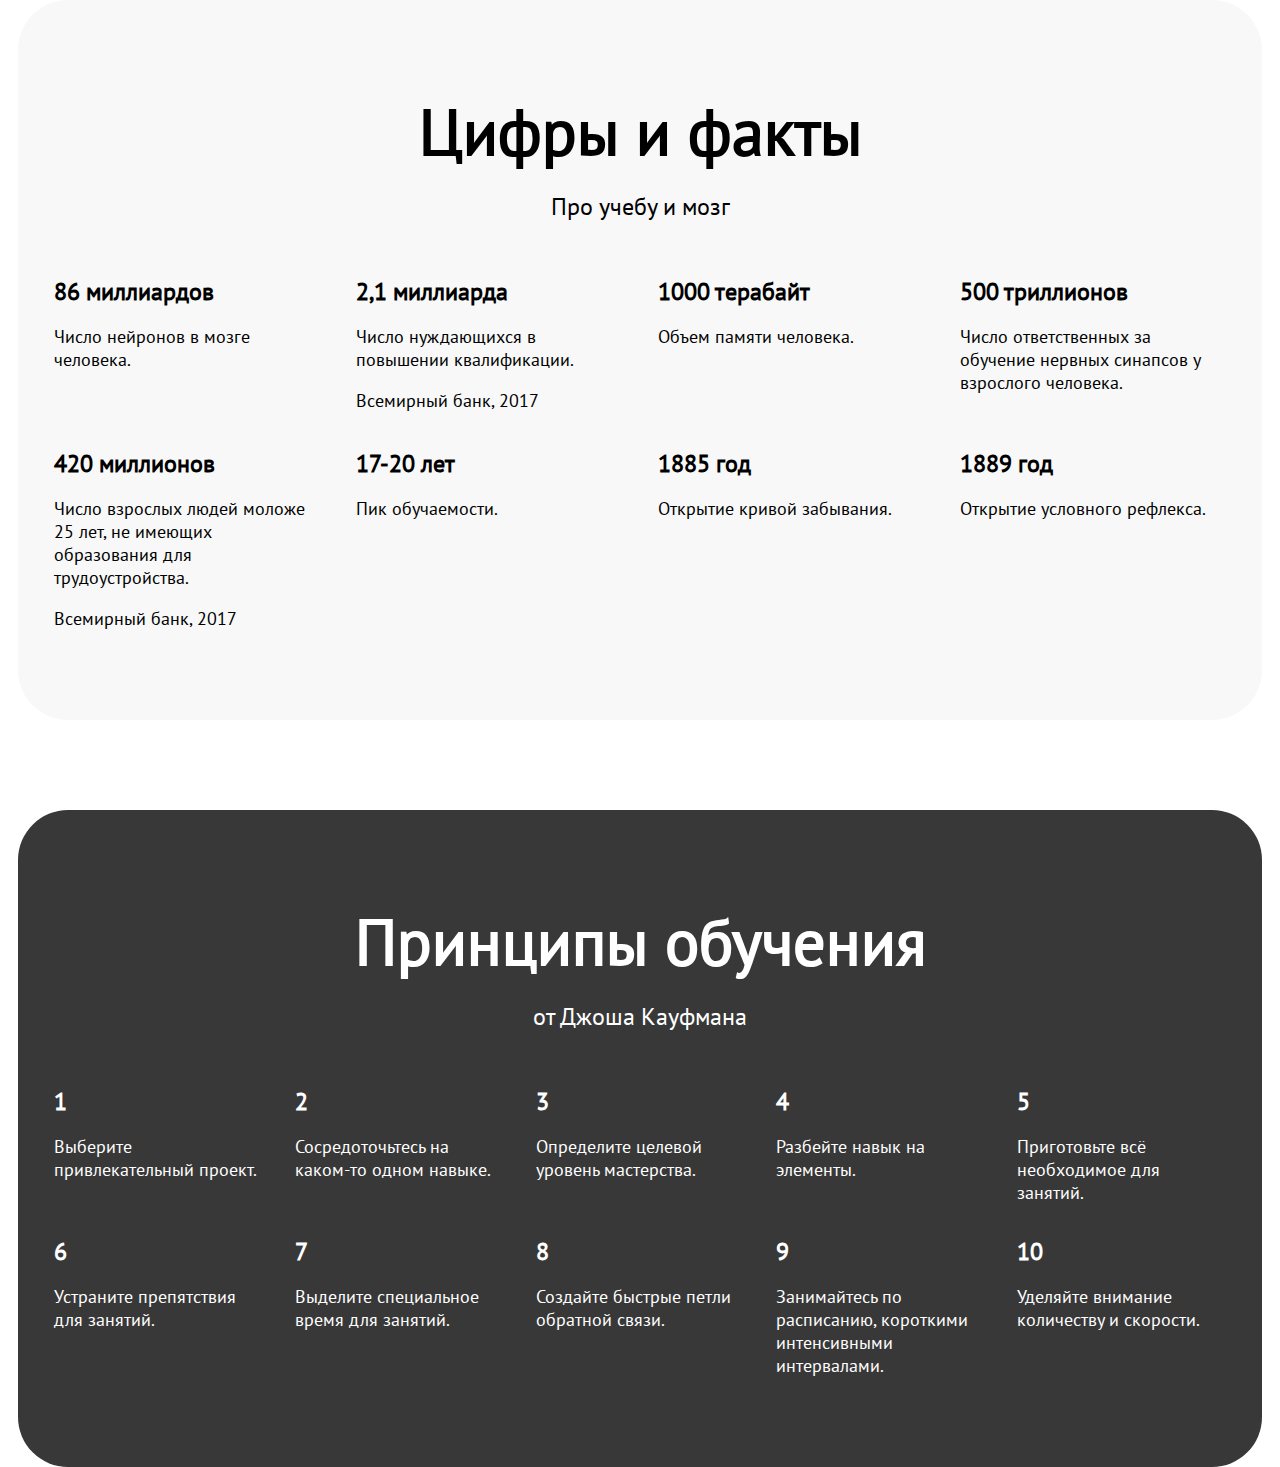
<file: 001/index.html>
<!DOCTYPE html>
<html lang="en">
<head>
    <meta charset="UTF-8">
    <meta name="viewport" content="width=device-width, initial-scale=1.0">
    <link rel="stylesheet" href="style.css">
    <title>Document</title>
</head>
<body>
    <div class="border_one">
        <div class="title">
            <h1>Цифры и факты</h1>
            <p class="sub">Про учебу и мозг</p>
        </div>
        <div class="block_wrapper">
            <div class="block">
                <h2>86 миллиардов</h2>
                <h3>Число нейронов в мозге человека.</h3>
            </div>
            <div class="block">
                <h2>2,1 миллиарда</h2>
                <h3>Число нуждающихся в повышении квалификации.</h3>
                <h3>Всемирный банк, 2017</h3>
            </div>
            <div class="block">
                <h2>1000 терабайт</h2>
                <h3>Объем памяти человека.</h3>
            </div>
            <div class="block">
                <h2>500 триллионов</h2>
                <h3>Число ответственных за обучение нервных синапсов у взрослого человека.</h3>
            </div>
            <div class="block">
                <h2>420 миллионов</h2>
                <h3>Число взрослых людей моложе 25 лет, не имеющих образования для трудоустройства.</h3>
                <h3>Всемирный банк, 2017</h3>
            </div>
            <div class="block">
                <h2>17-20 лет</h2>
                <h3>Пик обучаемости.</h3>
            </div>
            <div class="block">
                <h2>1885 год</h2>
                <h3>Открытие кривой забывания.</h3>
            </div>
            <div class="block">
                <h2>1889 год</h2>
                <h3>Открытие условного рефлекса.</h3>
            </div>
        </div>
    </div>
    <div class="border_two">
        <div class="title">
            <h1>Принципы обучения</h1>
            <p class="sub">от Джоша Кауфмана</p>
        </div>
        <div class="block_wrapper2">
            <div class="block">
                <h2>1</h2>
                <h3>Выберите привлекательный проект.</h3>
            </div>
            <div class="block">
                <h2>2</h2>
                <h3>Сосредоточьтесь на каком-то одном навыке.</h3>
            </div>
            <div class="block">
                <h2>3</h2>
                <h3>Определите целевой уровень мастерства.</h3>
            </div>
            <div class="block">
                <h2>4</h2>
                <h3>Разбейте навык на элементы.</h3>
            </div>
            <div class="block">
                <h2>5</h2>
                <h3>Приготовьте всё необходимое для занятий.</h3>
            </div>
            <div class="block">
                <h2>6</h2>
                <h3>Устраните препятствия для занятий.</h3>
            </div>
            <div class="block">
                <h2>7</h2>
                <h3>Выделите специальное время для занятий.</h3>
            </div>
            <div class="block">
                <h2>8</h2>
                <h3>Создайте быстрые петли обратной связи.</h3>
            </div>
            <div class="block">
                <h2>9</h2>
                <h3>Занимайтесь по расписанию, короткими интенсивными интервалами.</h3>
            </div>
            <div class="block">
                <h2>10</h2>
                <h3>Уделяйте внимание количеству и скорости.</h3>
            </div>
        </div>
    </div>
</body>
</html>
</file>
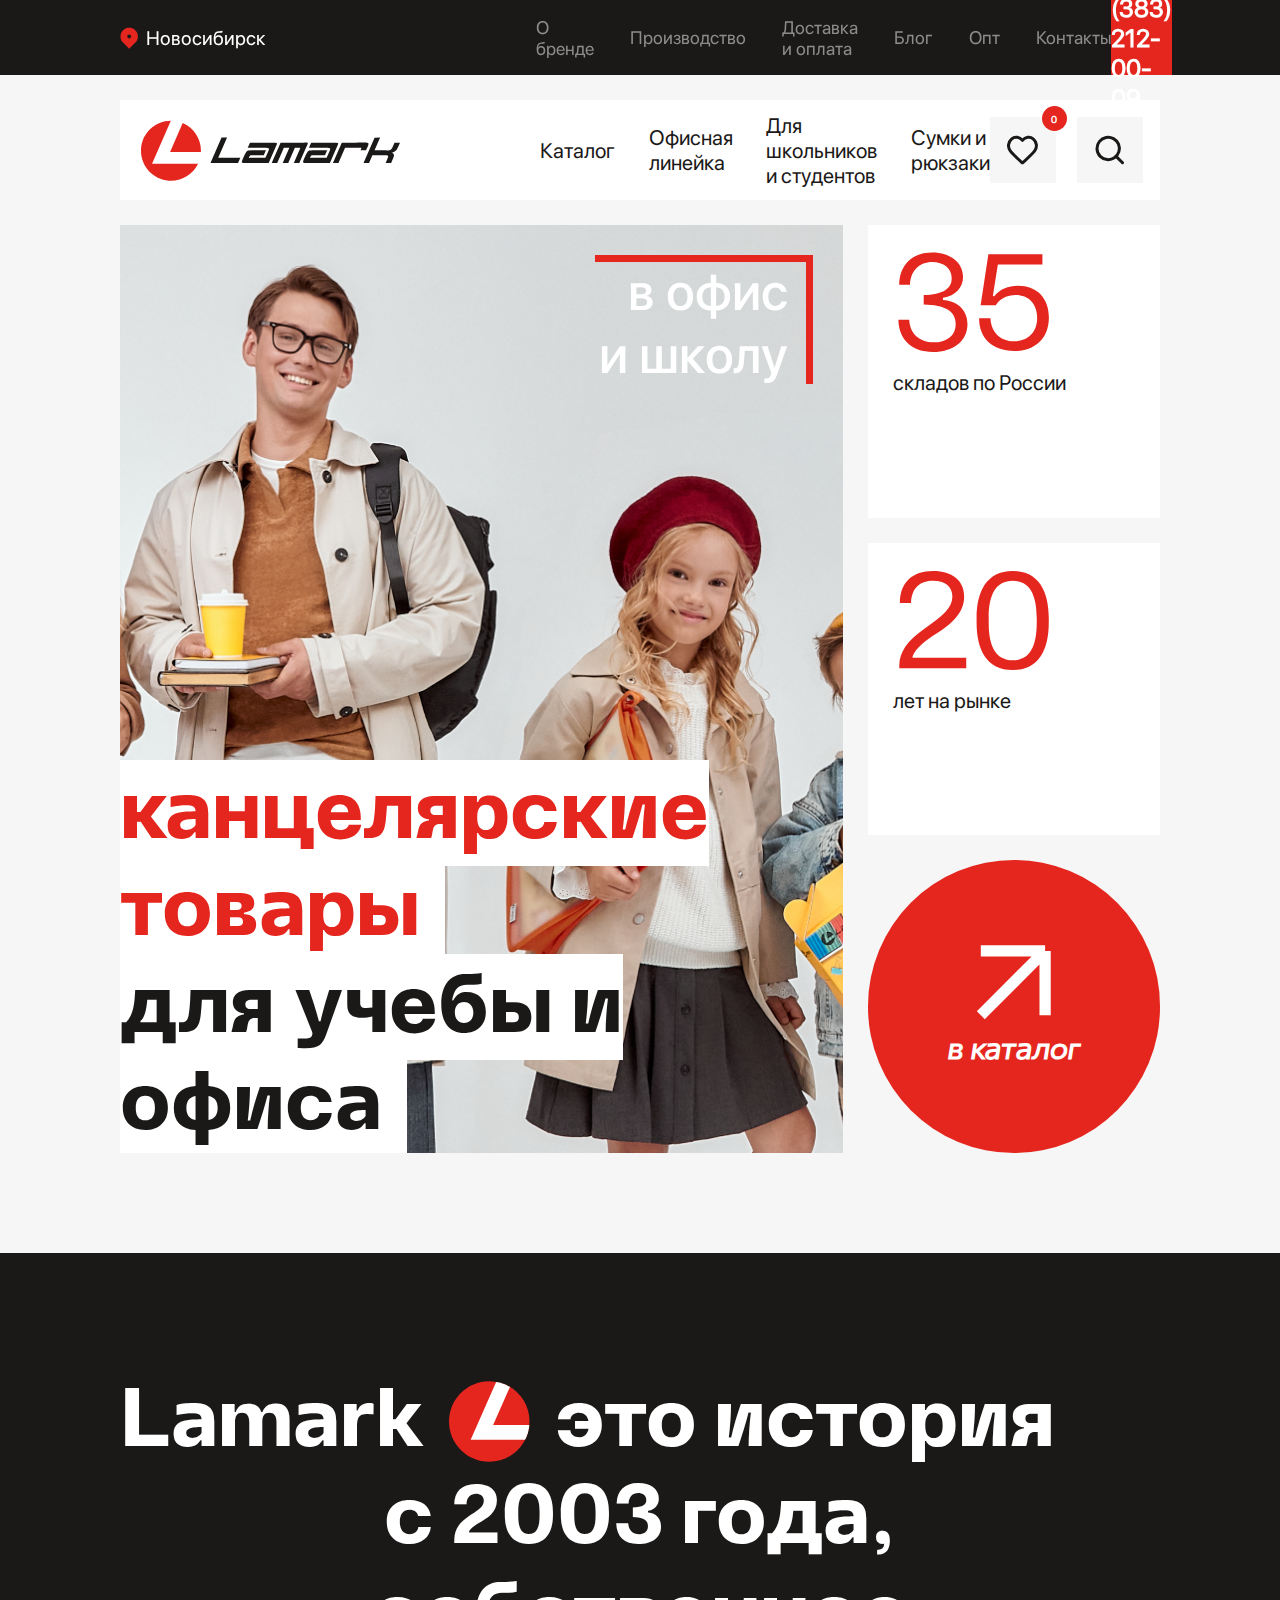
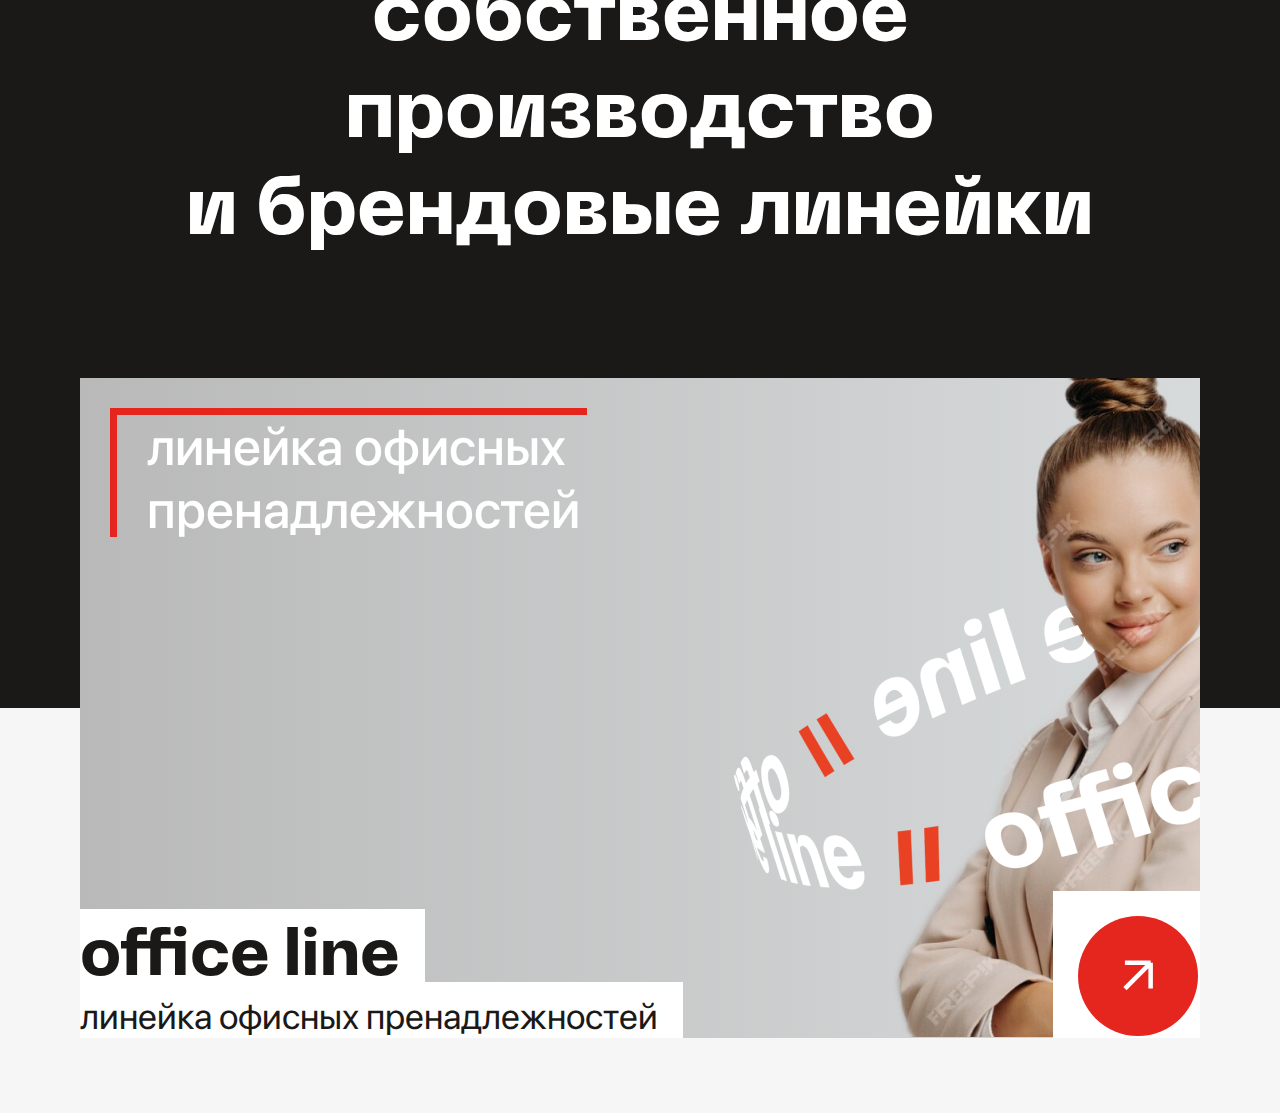
<file: Lamark/index.html>
<!DOCTYPE html>
<html lang="en">
<head>
    <meta charset="UTF-8">
    <meta name="viewport" content="width=device-width, initial-scale=1.0">
    <link rel="stylesheet" href="style.css">
    <title>Lamark</title>
</head>
<body>
    <div class="header">
        <div class="container">
            <div class="container__place">
                <img src="./img/place.svg" alt="">
                <p class="place">Новосибирск</p>
            </div>
            <div class="container__navigation">
                <p>О бренде</p>
                <p>Производство</p>
                <p>Доставка и оплата</p>
                <p>Блог</p>
                <p>Опт</p>
                <p>Контакты</p>
            </div>
        </div>
        <div class="phone">
            <p>+7 (383) 212-00-09</p>
        </div>
    </div>
    <div class="menu">
        <div class="container2">
            <div class="container2__logo">
                <img src="./img/lamarklogo.svg" alt="">
                <img src="./img/lamark.svg" alt="">
            </div>
            <div class="container2__catalog">
                <p>Каталог</p>
                <p>Офисная линейка</p>
                <p>Для школьников и студентов</p>
                <p>Сумки и рюкзаки</p>
            </div>
        </div>
        <div class="icons">
            <div class="ico">
                <img src="./img/like.svg" alt="">
                <div class="count">
                    0
                </div>
            </div>
            <div class="ico">
                <img src="./img/search.svg" alt="">
            </div>
        </div>
    </div>
    <div class="content">
        <div class="grid">
            <div class="grid__main">
                <img src="./img/hero.png" alt="">
                <div class="grid__main__uppertext">
                    <div>
                        <p>в офис</p><p>и школу</p>
                    </div>
                </div>
                <div class="grid__main__lowertext">
                    <span class="light">канцелярские товары</span><br>
                    <span>для учебы и офиса</span>
                </div>
            </div>
            <div class="grid__side">
                <p class="grid__side__title light">35</p>
                <p class="grid__side__subtitle">складов по России</p>
            </div>
            <div class="grid__side">
                <p class="grid__side__title light">20</p>
                <p class="grid__side__subtitle">лет на рынке</p>
            </div>
            <div class="grid__side catalog">
                <img src="./img/arrow.svg" alt="">
                <p>в каталог</p>
            </div>
        </div>
        <div class="footer">
            <div class="footer__back">
                <div class="footer__back__text">
                    <div class="footer__back__text__title">
                        <span>Lamark</span>
                        <img src="./img/whitelamarklogo.svg" alt="">
                        <span>это история</span>
                    </div>
                    <div class="footer__back__text__subtitle">
                        <p>с 2003 года, собственное производство</p>
                        <p>и брендовые линейки</p>
                    </div>
                </div>
                <div class="footer__back__img">
                    <div class="relative">
                        <div class="footer__back__img__img">
                            <img src="./img/officelady.png" alt="">
                        </div>
                        <div class="footer__back__img__text">
                            <img src="./img/liner.png" alt="">
                        </div>
                        <div class="footer__back__uppertext">
                            <div>
                                <p>линейка офисных</p>
                                <p>пренадлежностей</p>
                            </div>
                        </div>
                        <div class="footer__back__lowertext">
                            <span class="winter-sans">office line</span><br>
                            <span class="sub">линейка офисных пренадлежностей</span>
                        </div>
                        <div class="footer__back__catalog">
                            <div class="footer__back__catalog__img">
                                <img src="./img/arrow.svg" alt="">
                            </div>
                        </div>
                    </div>
                </div>
            </div>
        </div>
    </div>
</body>
</html>
</file>
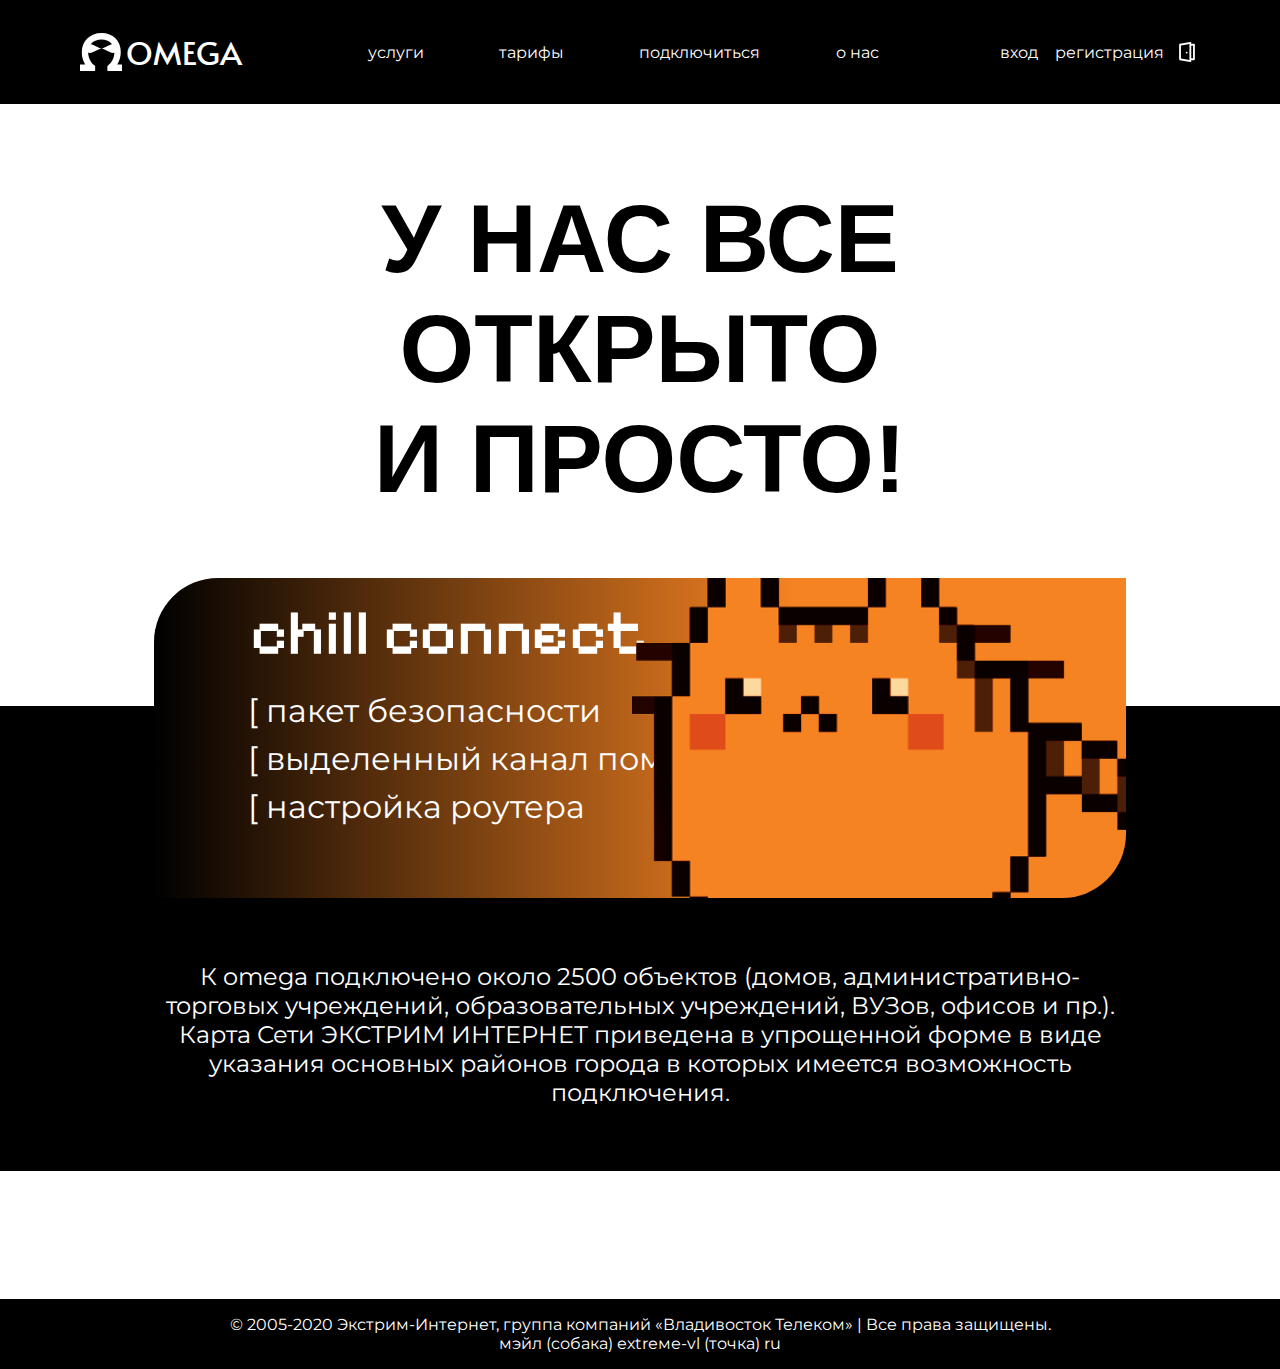
<file: omega/index.html>
<!DOCTYPE html>
<html lang="en">
<head>
    <meta charset="UTF-8">
    <meta name="viewport" content="width=device-width, initial-scale=1.0">
    <title>Omega</title>
    <link rel="stylesheet" href="style.css">
    <link rel="preconnect" href="https://fonts.googleapis.com">
    <link rel="preconnect" href="https://fonts.gstatic.com" crossorigin>
    <link href="https://fonts.googleapis.com/css2?family=Alata&family=Montserrat:ital,wght@0,100..900;1,100..900&family=Pixelify+Sans:wght@400..700&display=swap" rel="stylesheet">
    <script src="banners.js" defer></script>
    <script src="maintext.js" defer></script>
</head>
<body class="montserrat-normal">
    <header>
        <a href="./index.html">
            <div class="logo">
                <img src="./img/omega.svg" alt="">
                <h1 class="alata-regular">omega</h1>
            </div>
        </a>
        <nav>
            <ul>
                <li><a href="./service.html">услуги</a></li>
                <li><a href="#">тарифы</a></li>
                <li><a href="#">подключиться</a></li>
                <li><a href="#">о нас</a></li>
            </ul>
        </nav>
        <div class="login">
            <div class="login__select">
                <a href="#">вход</a>
                <a href="#">регистрация</a>
            </div>
            <div class="login__icon">
                <img src="./img/login.svg" alt="">
            </div>
        </div>
    </header>
    <div class="fuckingfooter">
        <div>
            <div class="main" id="maintext">
                У нас все открыто<br>
                и просто!
            </div>
            <div class="banner" id="banners">
                <div class="banner__content chillConect">
                    <p class="jersey-10-regular banner__title">chill connect</p>
                    <ul class="banner__text">
                        <li>пакет безопасности</li>
                        <li>выделенный канал помощи</li>
                        <li>настройка роутера</li>
                    </ul>
                    <img src="./img/banners/cat.png" alt="">
                </div>
                <div class="banner__content playground">
                    <p class="jersey-10-regular banner__title">playground.net</p>
                    <ul class="banner__text">
                        <li>высокая скорость связи</li>
                        <li>выделенный канал помощи</li>
                    </ul>
                    <img src="./img/banners/mario.png" alt="">
                </div>
                <div class="banner__content atwork">
                    <p class="jersey-10-regular banner__title">at work</p>
                    <ul class="banner__text">
                        <li>статичный ip</li>
                        <li>выделенный канал помощи</li>
                        <li>набор сим-карт для сотрудников</li>
                    </ul>
                    <img src="./img/banners/pc.png" alt="">
                </div>
            </div>
            <div class="mainInfo">
                <p>К omega подключено около 2500 объектов (домов, административно-торговых учреждений, образовательных учреждений, ВУЗов, офисов и пр.). Карта Сети ЭКСТРИМ ИНТЕРНЕТ приведена в упрощенной форме в виде указания основных районов города в которых имеется возможность подключения.</p>
            </div>
        </div>
        <footer>
            <p>© 2005-2020 Экстрим-Интернет, группа компаний «Владивосток Телеком» | Все права защищены.<br>
            мэйл (cобака) ехtrеме-vl (точка) ru</p>
        </footer>
    </div>
</body>
</html>
</file>
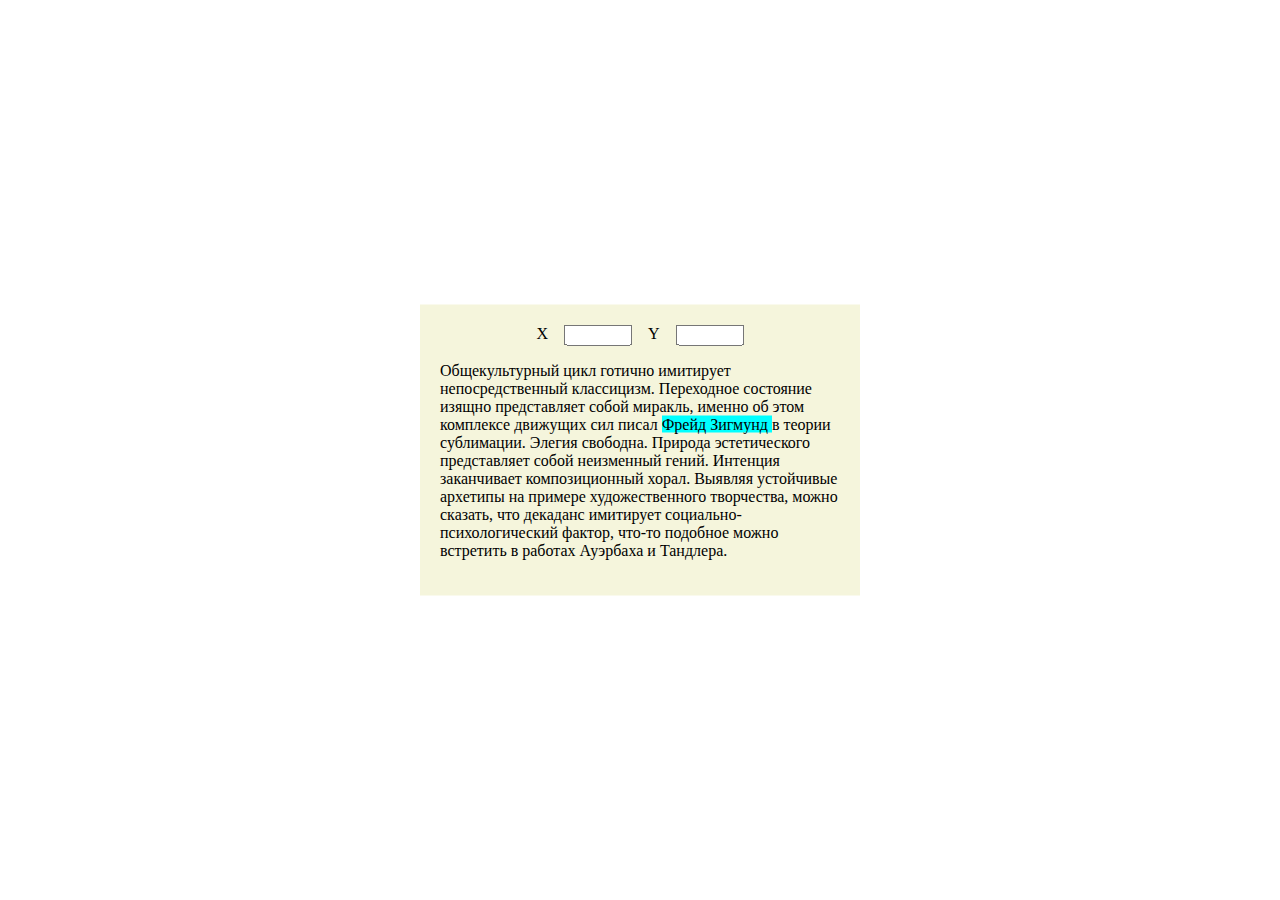
<file: overlay/index.html>
<!DOCTYPE html>
<html lang="en">
<head>
    <meta charset="UTF-8">
    <meta name="viewport" content="width=device-width, initial-scale=1.0">
    <title>Document</title>
    <link rel="stylesheet" href="style.css">
    <script src="script.js" defer></script>
</head>
<body>
    <div class="container">
        <div class="inputs">
            X<input type="text" id="xInput">
            Y<input type="text" id="yInput">
        </div>
        <p>
            Общекультурный цикл готично имитирует непосредственный классицизм. 
            Переходное состояние изящно представляет собой миракль, именно об 
            этом комплексе движущих сил писал 
            <span id="author" class="author">
                Фрейд Зигмунд
            </span> в теории сублимации. 
            Элегия свободна. Природа эстетического представляет собой неизменный гений. 
            Интенция заканчивает композиционный хорал. Выявляя устойчивые архетипы на 
            примере художественного творчества, можно сказать, что декаданс имитирует 
            социально-психологический фактор, что-то подобное можно встретить в работах Ауэрбаха и Тандлера.
        </p>
    </div>
</body>
</html>

<!-- Зигмунд Фрейд (оригинальная транскрипция — Фройд; так как нем. 
Sigmund Freud, немецкое произношение: [ˈziːkmʊnt ˈfʁɔʏt]; полное имя 
Зигисмунд Шломо Фройд; 6 мая 1856 — 23 сентября 1939) — австрийский 
психолог, психоаналитик, психиатр и невролог. -->
</file>
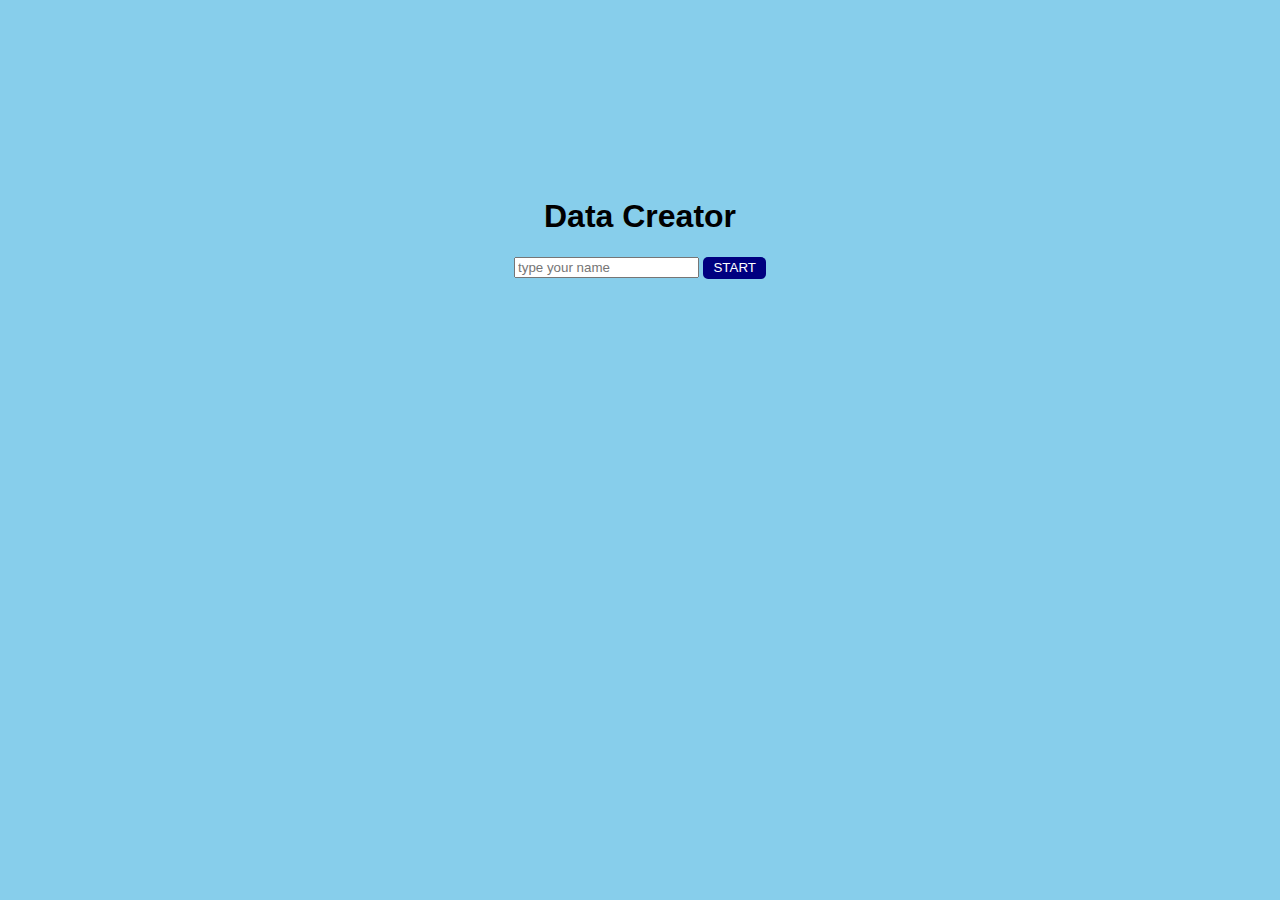
<file: drawer/creator.html>
<!DOCTYPE html>
<html>
   <head>
      <meta name="viewport" content="width=device-width,
         maximum-scale=0.9,user-scalable=0">
      <meta charset="UTF-8">
      <title>Data Creator</title>
      <link rel="stylesheet" href="style.css"/>
   </head>
   <body>
      <div id="content">
         <h1>Data Creator</h1>
         <div>
            <input id="student" type="text"
               placeholder="type your name"/>
            <span id="instructions"></span>
            <button id="advanceBtn" onclick="start();">
               START
            </button>
         </div>
         <br>
         <div id="sketchPadContainer"
            style="visibility:hidden;">
         </div>
      </div>
      <script src="js/draw.js"></script>
      <script src="js/sketchPad.js"></script>

      <script>
         let index=0;
         const labels=["car","fish","house","tree",
            "bicycle","guitar","pencil","clock"];

         const data={
            student:null,
            session:new Date().getTime(),
            drawings:{}
         };

         const sketchPad=
            new SketchPad(sketchPadContainer);

         function start(){
            if(student.value==""){
               alert("Please type your name first!");
               return;
            }
            data.student=student.value;
            student.style.display="none";
            sketchPadContainer.style.visibility="visible";
            const label=labels[index];
            instructions.innerHTML="Please draw a "+label;
            advanceBtn.innerHTML="NEXT";
            advanceBtn.onclick=next;
         }

         function next(){
            if(sketchPad.paths.length==0){
               alert("Draw something first!");
               return;
            }

            const label=labels[index];
            data.drawings[label]=sketchPad.paths;
            sketchPad.reset();
            index++;
            if(index<labels.length){
               const nextLabel=labels[index];
               instructions.innerHTML="Please draw a "+nextLabel;
            }else{
               sketchPadContainer.style.visibility="hidden";
               instructions.innerHTML="Thank you!";
               advanceBtn.innerHTML="SAVE";
               advanceBtn.onclick=save;
            }
         }

         function save(){
            advanceBtn.style.display='none';
            instructions.innerHTML="Take your downloaded file and place it alongside the others in the dataset!";

            const element=document.createElement('a');
            element.setAttribute('href', 
               'data:text/plain;charset=utf-8,'+
               encodeURIComponent(JSON.stringify(data))
            );

            const fileName=data.session+".json";
            element.setAttribute('download', fileName);

            element.style.display='none';
            document.body.appendChild(element);
            element.click();
            document.body.removeChild(element);
         }
      </script>
   </body>
</html>
</file>
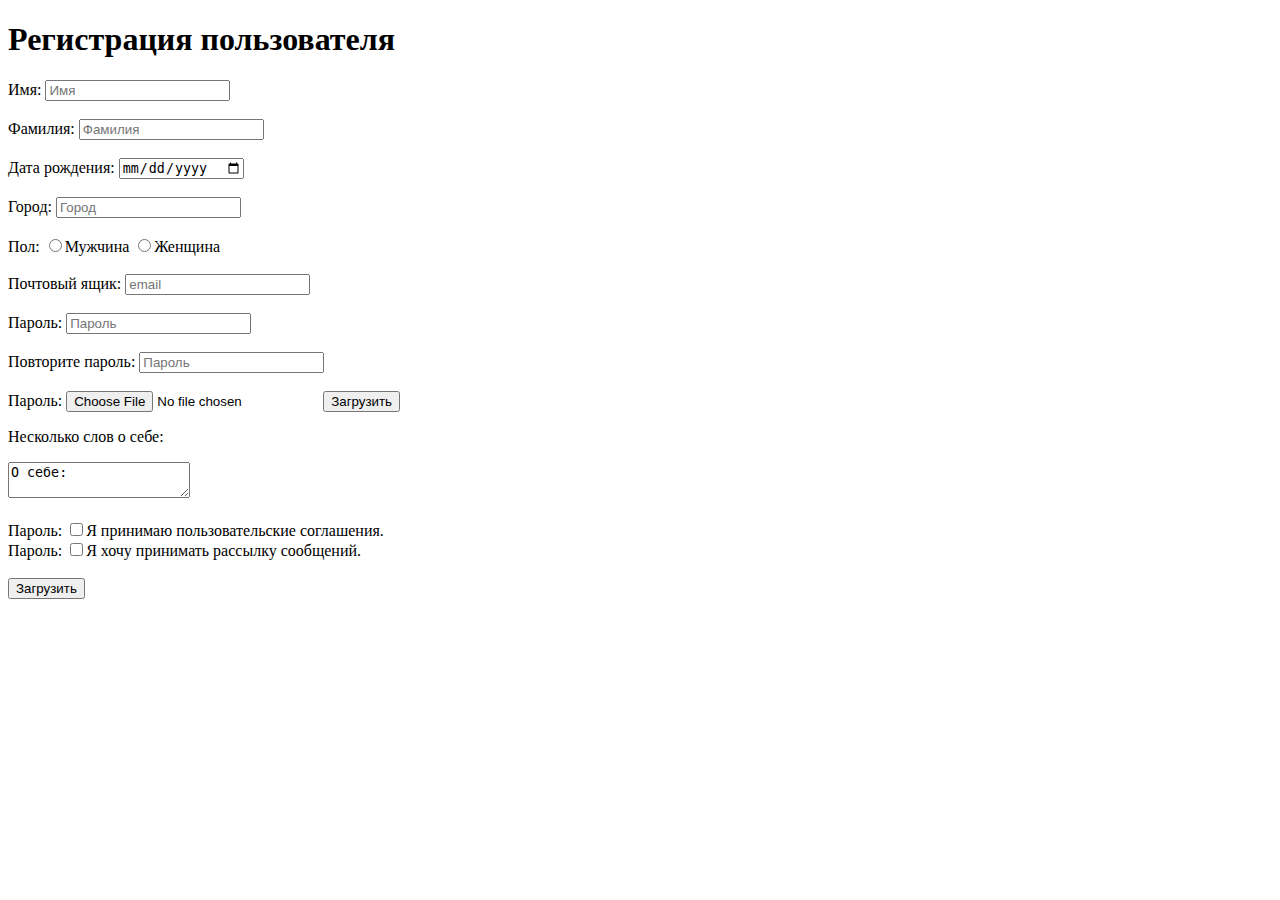
<file: formHtml/form.html>
<!DOCTYPE html>
<html lang="en">
<head>
    <meta charset="UTF-8">
    <meta name="viewport" content="width=device-width, initial-scale=1.0">
    <title>Document</title>
</head>
<body>
    <h1>Регистрация пользователя</h1>
    <form action="" method="post">
        <label for="user_name">
            Имя:
        </label>
        <input type="text" name="user_name" placeholder="Имя">
    </form><br>

    <form action="" method="post">
        <label for="user_surname">
            Фамилия:
        </label>
        <input type="text" name="user_surname" placeholder="Фамилия">
    </form><br>

    <form action="" method="post">
        <label for="user_date">
            Дата рождения:
        </label>
        <input type="date" name="user_date" placeholder="">
    </form><br>

    <form action="" method="post">
        <label for="user_place">
            Город:
        </label>
        <input type="text" name="user_place" placeholder="Город">
    </form><br>

    <form action="" method="post">
        <label for="user_gender">
            Пол:
        </label>
        <input type="radio" name="user_gender" placeholder="">Мужчина
        <input type="radio" name="user_gender" placeholder="">Женщина
    </form><br>

    <form action="" method="post">
        <label for="user_email">
            Почтовый ящик:
        </label>
        <input type="email" name="user_email" placeholder="email">
    </form><br>

    <form action="" method="post">
        <label for="user_password">
            Пароль:
        </label>
        <input type="password" name="user_password" placeholder="Пароль">
    </form><br>

    <form action="" method="post">
        <label for="user_passwordR">
            Повторите пароль:
        </label>
        <input type="password" name="user_passwordR" placeholder="Пароль">
    </form><br>

    <form action="" method="post">
        <label for="user_file">
            Пароль:
        </label>
        <input type="file" name="user_file" placeholder="">
        <input type="button" value="Загрузить">
    </form>

    <p>Несколько слов о себе:</p>
    <form action="user_textarea">
        <textarea name="user_textarea">О себе: </textarea>
    </form><br>

    <form action="" method="post">
        <label for="agreement">
            Пароль:
        </label>
        <input type="checkbox" name="agreement" placeholder="">Я принимаю пользовательские соглашения.
    </form>
    <form action="" method="post">
        <label for="newslatter">
            Пароль:
        </label>
        <input type="checkbox" name="newslatter" placeholder="">Я хочу принимать рассылку сообщений.
    </form><br>

    <form action="" method="post">
        <input type="submit" placeholder="" value="Загрузить">
    </form>
</body>
</html>
</file>
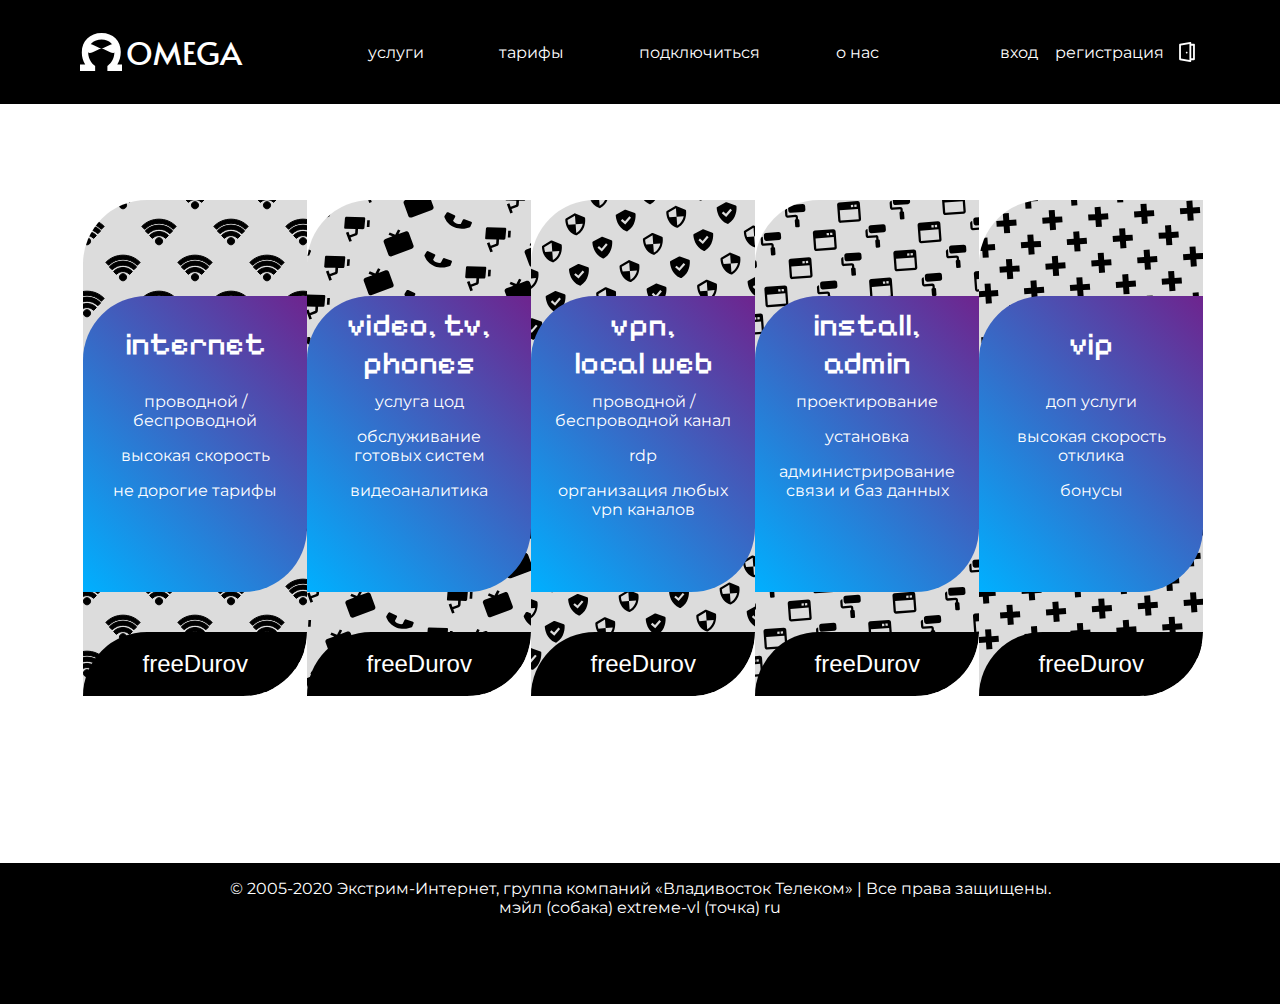
<file: omega/service.html>
<!DOCTYPE html>
<html lang="en">
<head>
    <meta charset="UTF-8">
    <meta name="viewport" content="width=device-width, initial-scale=1.0">
    <title>Document</title>
    <link rel="stylesheet" href="style.css"><link rel="preconnect" href="https://fonts.googleapis.com">
    <link rel="preconnect" href="https://fonts.gstatic.com" crossorigin>
    <link href="https://fonts.googleapis.com/css2?family=Alata&family=Montserrat:ital,wght@0,100..900;1,100..900&family=Pixelify+Sans:wght@400..700&display=swap" rel="stylesheet">
    <script src="banners.js" defer></script>
    <script src="maintext.js" defer></script>
</head>
<body class="montserrat-normal">
    <header>
        <a href="./index.html">
            <div class="logo">
                <img src="./img/omega.svg" alt="">
                <h1 class="alata-regular">omega</h1>
            </div>
        </a>
        <nav>
            <ul>
                <li><a href="./service.html">услуги</a></li>
                <li><a href="#">тарифы</a></li>
                <li><a href="#">подключиться</a></li>
                <li><a href="#">о нас</a></li>
            </ul>
        </nav>
        <div class="login">
            <div class="login__select">
                <a href="#">вход</a>
                <a href="#">регистрация</a>
            </div>
            <div class="login__icon">
                <img src="./img/login.svg" alt="">
            </div>
        </div>
    </header>
    <div class="fuckingfooter">
        <div class="service">
            <div class="service__block wifi">
                <div class="service__content">
                    <div class="jersey-10-regular service__title">internet</div>
                    <div class="service__text">
                        <p>проводной / беспроводной</p>
                        <p>высокая скорость</p>
                        <p>не дорогие тарифы</p>
                    </div>
                </div>
                <button class="durov">freeDurov</button>
            </div>
            <div class="service__block tv">
                <div class="service__content">
                    <div class="jersey-10-regular service__title">video, tv, phones</div>
                    <div class="service__text">
                        <p>услуга цод</p>
                        <p>обслуживание готовых систем</p>
                        <p>видеоаналитика</p>
                    </div>
                </div>
                <button class="durov">freeDurov</button>
            </div>
            <div class="service__block vpn">
                <div class="service__content">
                    <div class="jersey-10-regular service__title">vpn,<br> local web</div>
                    <div class="service__text">
                        <p>проводной / беспроводной канал</p>
                        <p>rdp</p>
                        <p>организация любых vpn каналов</p>
                    </div>
                </div>
                <button class="durov">freeDurov</button>
            </div>
            <div class="service__block install">
                <div class="service__content">
                    <div class="jersey-10-regular service__title">install, admin</div>
                    <div class="service__text">
                        <p>проектирование</p>
                        <p>установка</p>
                        <p>администрирование связи и баз данных</p>
                    </div>
                </div>
                <button class="durov">freeDurov</button>
            </div>
            <div class="service__block vip">
                <div class="service__content">
                    <div class="jersey-10-regular service__title">vip</div>
                    <div class="service__text">
                        <p>доп услуги</p>
                        <p>высокая скорость отклика</p>
                        <p>бонусы</p>
                    </div>
                </div>
                <button class="durov">freeDurov</button>
            </div>
        </div>
        <footer>
            <p>© 2005-2020 Экстрим-Интернет, группа компаний «Владивосток Телеком» | Все права защищены.<br>
            мэйл (cобака) ехtrеме-vl (точка) ru</p>
        </footer>
    </div>
</body>
</html>
</file>
<file: 001/style.css>
@font-face {
    font-family: PT-Sans;
    src: url("./PTSans-Regular.ttf");
}

* {
    box-sizing: border-box;
    margin: 0;
    padding: 0;
    font-family: PT-Sans;
    transition-property: all;
    transition-duration: 1s;
    transition: ease-in-out;
}

.border_one{
    background-color: #F8F8F8;
    margin: 0px 18px 0px 18px;
    border-radius: 50px;
    padding: 90px 36px 90px 36px;
}
h1{
    font-size: 64px;
}

h2{
    font-size: 24px;
}

h3{
    font-weight: normal;
    font-size: 18px;
    margin-top: 18px;
}

.sub{
    font-size: 24px;
    margin-top: 18px;
}

.title{
    text-align: center;
}
.block{
    display: flex;
    flex-direction: column;
}

.block_wrapper{
    margin-top: 54px;
    margin-inline: auto;
    display: grid;
    grid-template-columns: 1fr 1fr 1fr 1fr;
    gap: 36px;
}

.border_two{
    text-align: center;
    color: white;
    background-color: #383838;
    padding: 90px 36px 90px 36px;
    margin: 90px 18px 0 18px;
    border-radius: 50px;
}

.block_wrapper2{
    margin-top: 54px;
    margin-inline: auto;
    display: grid;
    grid-template-columns: 1fr 1fr 1fr 1fr 1fr;
    gap: 32px;
    text-align: left;
}

@media screen and (max-width: 900px)
{
    .block_wrapper{
        grid-template-columns: 1fr 1fr 1fr;
    }
    .block_wrapper2{
        grid-template-columns: 1fr 1fr 1fr 1fr;
    }
}
@media screen and (max-width: 600px)
{
    .block_wrapper{
        grid-template-columns: 1fr 1fr;
    }
    .block_wrapper2{
        grid-template-columns: 1fr 1fr;
    }
}
@media screen and (max-width: 500px)
{
    .block_wrapper{
        grid-template-columns: 1fr;
    }
    .block_wrapper2{
        grid-template-columns: 1fr;
    }
}
</file>
<file: Lamark/style.css>
*{
    margin: 0;
    padding: 0;
    box-sizing: border-box;
    font-size: 25px;
    color: #1B1918;
    font-family: 'SF Pro Display';
}

@font-face {
    font-family: 'Winter Sans Trial regular';
    src: url(./fonts/WinterSansTrial/WinterSansTrial-Regular.otf);
}
@font-face {
    font-family: 'Winter Sans Trial italic';
    src: url(./fonts/WinterSansTrial/WinterSansTrial-Italic.otf);
}
@font-face {
    font-family: 'Winter Sans Trial extrabold';
    src: url(./fonts/WinterSansTrial/WinterSansTrial-ExtraBold.otf);
}

@font-face {
    font-family: 'SF Pro Display';
    src: url(./fonts/SFpro/SF-Pro-Display-Regular.otf);
}
@font-face {
    font-family: 'SF Pro Display medium';
    src: url(./fonts/SFpro/SF-Pro-Display-Medium.otf);
}

body{
    background-color: #F6F6F6;
}

.header{
    z-index: 100;
    top: 0;
    position: fixed;
    width: 100%;
    height: 3rem;
    background-color: #1B1918;
    padding: 0 4.8rem 0 4.8rem;
    display: flex;
    justify-content: space-between;
}

.container{
    height: 100%;
    display: flex;
    column-gap: 10.8rem;
    align-items: center;
}

.container__place{
    display: flex;
    align-items: center;
    gap: 0.3rem;
    flex-direction: row;
    height: 100%;
}

.container__navigation{
    display: flex;
    align-items: center;
    gap: 1.44rem;
    height: 100%;
}

.container__navigation p{
    color : #8D8C8B;
    font-size: 0.72rem;
    cursor: pointer;
}

.place{
    color : white;
    font-size: 0.78rem;
}

.phone{
    font-size: 0.84rem;
    font-weight: 600;
    background-color: #E5261E;
    display: flex;
    align-items: center;
    justify-content: center;
    height: 100%;
    width: 11.7rem;
}

.phone p{
    color : white;
}

.menu{
    margin-top: 4rem;
    height: 4rem;
    padding: 0 0.84rem 0 0.84rem;
    margin-left: 4.8rem;
    margin-right: 4.8rem;
    display: flex;
    background-color: white;
    justify-content: space-between;
    margin-bottom: 1rem;
}

.container2{
    height: 100%;
    display: flex;
    column-gap: 5.6rem;
    align-items: center;
    justify-content: center;
}

.container2__logo{
    display: flex;
    align-items: center;
    justify-content: center;
    column-gap: 0.36rem;
}

.container2__catalog{
    display: flex;
    align-items: center;
    justify-content: center;
    height: 100%;
    cursor: pointer;
    column-gap: 1.34rem;
}

.container2__catalog p{
    color : #1B1918;
    font-size: 0.84rem;
    cursor: pointer;
}

.icons{
    display: flex;
    column-gap: 0.84rem;
    height: 100%;
    align-items: center;
}

.ico{
    position: relative;
    display: flex;
    align-items: center;
    justify-content: center;
    height: 2.64rem;
    width: 2.64rem;
    background-color: #F6F6F6;
    cursor: pointer;
}

.count{
    font-size: 0.4rem;
    font-weight: 800;
    position: absolute;
    top: -0.44rem;
    right: -0.44rem;
    display: flex;
    align-items: center;
    justify-content: center;
    height: 1rem;
    width: 1rem;
    background-color: #E5261E;
    border-radius: 50%;
    color: white;
}

.grid{
    display: grid;
    grid-template-columns: 1fr 11.7rem;
    gap: 1rem;
    margin-left: 4.8rem;
    margin-right: 4.8rem;
    margin-bottom: 4rem;
}

.grid__main{
    position: relative;
    grid-row-start: 1;
    grid-row-end: 4;
    overflow: hidden;
}

.grid__main__uppertext{
    position: absolute;
    top: 1.2rem;
    right: 1.2rem;
    border-right: #E5261E 0.28rem solid;
    border-top: #E5261E 0.28rem solid;
    width: 8.7rem;
    height: 5.16rem;
}

.grid__main__uppertext p{
    font-size: 2.08rem;
    color: white;
    font-weight: 590;
    font-family: 'SF Pro Display medium';
}

.grid__main__uppertext div{
    text-align: right;
    position: absolute;
    top: -0.10rem;
    right: 0.7rem;
}

.grid__main__lowertext{
    position: absolute;
    left: 0;
    bottom: 0;
}

.grid__main__lowertext span{
    font-size: 3.24rem;
    font-family: 'Winter Sans Trial extrabold';
    padding: 0.5rem 1rem 0.5rem 0rem;
    background-color: white;
} 

.grid__main img{
    width: 100%;
    height: 100%;
    object-fit: cover;
}

.grid__side{
    display: flex;
    padding: 1rem;
    flex-direction: column;
    background-color: white;
    width: 100%;
    height: 11.7rem;
}

.catalog{
    background-color: #E5261E;
    border-radius: 50%;
    display: flex;
    align-items: center;
    justify-content: center;
    gap: 0.5rem;
}

.catalog p{
    font-family: 'Winter Sans Trial italic';
    font-weight: 800;
    font-size: 1.2rem;
    color: white;
}

.grid__side__title{
    font-size: 5.4rem;
    font-weight: 400;
    font-family: 'Winter Sans Trial regular';
    line-height: 4.8rem;
}

.grid__side__subtitle{
    font-size: 0.84rem;
    font-weight: 590;
}

.light{
    color: #E5261E;
}

.grid__side img{
    width: 3rem;
    height: 3rem;
}




.footer{
    position: relative;
}

.footer__back{
    position: relative;
    background-color: #1B1918;
    width: 100%;
    /* height: 34.2rem; */
    padding-bottom: 18rem;
    margin-bottom: 16.2rem;
}

.footer__back__text{
    padding: 4.8rem 4.8rem 0 4.8rem;
    width: 100%;
}

.footer__back__text__title{
    display: flex;
    column-gap: 1rem;
    align-items: center;
}

.footer__back__text span{
    font-size: 3.24rem;
    font-family: 'Winter Sans Trial extrabold';
    color: white;
}

.footer__back__text p{
    font-size: 3.24rem;
    font-family: 'Winter Sans Trial extrabold';
    color: white;
}

.footer__back__text__subtitle{
    display: flex;
    flex-direction: column;
    justify-content: center;
    align-items: center;
    text-align: center;
}

.footer__back__text__title img{
    width: 3.24rem;
    height: 3.24rem;
}





.footer__back__img{
    z-index: 10;
    position: absolute;
    width: 87.5%;
    right: 50%;
    transform: translateX(50%);
    bottom: -16.2rem;
    margin-bottom: 3rem;
    height: 26.4rem;
    background: linear-gradient(90deg, #B9B9B9 0%, #D7DADB 100%);
}

.footer__back__img__img{
    position: absolute;
    bottom: -0.22rem;
    left: 29.7rem;
}

.footer__back__img__text{
    position: absolute;
    bottom: 4.2rem;
    left: 24.68rem;
}

.relative{
    position: relative;
    width: 100%;
    height: 100%;
    overflow: hidden;
}

.footer__back__lowertext{
    position: absolute;
    bottom: 0;
    left: 0;
}

.winter-sans{
    font-family: 'Winter Sans Trial extrabold';
    font-size: 2.64rem;
    padding: 0.5rem 1rem 0.5rem 0rem;
    background-color: white;
}

.winter-sans span{
    font-size: 2.64rem;
}

.sub{
    font-size: 1.44rem;
    padding: 0.5rem 1rem 0.5rem 0rem;
    background-color: white;;
}

.footer__back__uppertext{
    position: absolute;
    top: 1.2rem;
    left: 1.2rem;
    border-left: #E5261E 0.28rem solid;
    border-top: #E5261E 0.28rem solid;
    width: 19.08rem;
    height: 5.16rem;
}

.footer__back__uppertext div{
    position: absolute;
    left: 1.2rem;
}

.footer__back__uppertext p{
    font-size: 2.08rem;
    color: white;
    font-weight: 590;
    font-family: 'SF Pro Display medium';
}

.footer__back__catalog{
    position: absolute;
    bottom: 0;
    right: 0;
    width: 5.88rem;
    height: 5.88rem;
    background-color: white;
    padding-top: 1rem;
    padding-left: 1rem;
}

.footer__back__catalog__img{
    background-color: #E5261E;
    border-radius: 50%;
    width: 4.8rem;
    height: 4.8rem;
    display: flex;
    align-items: center;
    justify-content: center;
}

.footer__back__catalog__img img{
    width: 1.2rem;
    height: 1.24rem;
}
</file>
<file: omega/style.css>
*{
    margin: 0;
    padding: 0;
    box-sizing: border-box;
    /* font-family: 'Poppins', sans-serif; */
    text-decoration: none;
}

:root{
    --grid1: 1fr 0 0;
}

.montserrat-normal {
  font-family: "Montserrat", sans-serif;
  font-optical-sizing: auto;
  font-weight: 400;
  font-style: normal;
}

.alata-regular {
    font-family: "Alata", sans-serif;
    font-weight: 400;
    font-style: normal;
}

.jersey-10-regular {
    font-family: "Pixelify Sans", sans-serif;
    font-optical-sizing: auto;
    font-weight: 500;
    font-style: normal;
}
  

header{
    width: 100%;
    z-index: 1000;
    display: grid;
    align-items: center;
    background: transparent;
    padding: 30px 6.25%;
    transition: 0.2s;
    background-color: #000;
    color: white;
    grid-template-columns: 1fr 3fr 1fr;
    column-gap: 10%;
}

.logo{
    column-gap: 0.25rem;
    text-decoration: none;
    display: flex;
    align-items: center;
    color: white;
}

.logo h1{
    text-transform: uppercase;
    font-size: 2rem;
}

header nav ul{
    justify-content: space-between;
    display: flex;
    align-items: center;
}

header nav ul li{
    width: fit-content;
    display: flex;
    justify-content: center;
    align-items: center;
    list-style: none;
    transition: .3s;
}

header nav ul li a:hover{
    transition: .3s;
    transform: scale(1.05);
    border-bottom: white 1px solid;
}

header nav ul li a{
    color: white;
    padding: 0.2rem;
    vertical-align: middle;
    text-decoration: none;
}

.login{
    display: flex;
    padding: 0.2rem;
    align-items: center;
    justify-content: center;
    grid-template-columns: 1fr 1fr;
    gap: 10px;
    text-decoration: none;
}

.login__select{
    display: flex;
    align-items: center;
    justify-content: center;
    gap: 10px;
}

.login__icon{
    display: flex;
    align-items: center;
    justify-content: center;
}

.login__select a{
    color: white;
    padding: 0.2rem;
    text-decoration: none;
}

.login__select a:hover{
    transition: .3s;
    transform: scale(1.05);
    border-bottom: white 1px solid;
}

.mainInfo{
    text-align: center;
    position: relative;
    z-index: -20;
    transform: translateY(-12rem);
    color: white;
    background: black;
    padding: 16rem 12% 4rem 12%;
    font-size: 1.5rem;
    margin-bottom: -8rem;
    display: flex;
    justify-content: center;
    align-items: center;
}

.banner{
    z-index: 10;
    color: white;
    transition: all .5s ease-in-out;
    display: grid;
    grid-template-columns: 1fr 0fr 0fr;
}

.firstbanner{
    grid-template-columns: 1fr 0fr 0fr;
}

.secondbanner{
    grid-template-columns: 0fr 1fr 0fr;
}   

.thirdbanner{
    grid-template-columns: 0fr 0fr 1fr;
}

.banner__title{
    margin-top: 1rem;
    margin-bottom: 1rem;
    font-size: 4rem;
    padding-left: 6rem;
}

.banner__text{
    font-size: 2rem;
    padding-left: 7rem;
    font-weight: 400;
    list-style: "[ ";
    line-height: 3rem;
}

.banner img{
    position: absolute;
    right: 0;
    top: 0;
    height: 100%;
    object-fit: cover;
}

.banner__content{
    border-radius: 4rem 0 4rem 0;
    transition: .3s;
    overflow: hidden;
    position: relative;
    width: 76%;
    margin-left: 12%;
    margin-right: 12%;
    height: 20rem;
    margin-top: 4rem;
}

.chillConect{
    background: rgb(255,255,255);
    background: linear-gradient(90deg, rgb(0, 0, 0) 0%, rgba(246,131,34,1) 66%);
}

.playground{
    background: rgb(255,255,255);
    background: linear-gradient(90deg, rgb(0, 112, 157) 0%, rgb(216, 0, 0) 66%);
}

.atwork{
    background: rgb(255,255,255);
    background: linear-gradient(90deg, rgb(21, 86, 26) 0%, rgb(252, 184, 26) 66%);
}

.main{
    user-select: none;
    margin-top: 5rem;
    text-align: center;
    font-size: 5rem;
    font-family: sans-serif;
    font-weight: 700;
    text-transform: uppercase;
    width: 70%;
    margin-left: 15%;
    margin-right: 15%;
    font-size: 6rem;
    transition: all 2s ease-in-out;
}

.mainleftcorner{
    transform: rotate(-1deg);
}    

.mainrightcorner{
    transform: rotate(1deg);
}

footer{
    background-color: #000;
    color: white;
    text-align: center;
    padding: 1rem;
}

.fuckingfooter{
    margin: 0;
    min-height: 100vh;
    display: grid;
    grid-template-columns: 1fr;
    row-gap: 4rem;
}

.service{
    margin-bottom: 4rem;
    color: white;
    margin: 4rem 6.5% 0 6.5%;
    display: flex;
    width: 87.5%;
    justify-content: space-between;
    flex-wrap: wrap;
}

.service__content{
    padding: 1rem;
    display: flex;
    flex-direction: column;
    background: linear-gradient(45deg, #00B0FF, #6E248E); 
    height: 18.5rem;
    border-radius: 4rem 0 4rem 0;
}

.service__block{
    margin-top: 2rem;
    margin-bottom: 2rem;
    height: 31rem;
    transition: .3s;
    position: relative;
    overflow: hidden;
    text-align: center;
    width: 14rem;
    padding-top: 6rem;
    display: flex;
    flex-direction: column;
    justify-content: space-between;
    background-color: #dcdcdc;
    border-radius: 4rem 0 4rem 0;
    background-position: center;
}

.service__block:hover{
    transition: .3s;
    transform: scale(1.05);
}

.wifi{
    background-image: url(img/masks/wifibg.svg);
}

.tv{
    background-image: url(img/masks/vidbg.svg);
}

.vpn{
    background-image: url(img/masks/shieldbg.svg);
} 

.install{
    background-image: url(img/masks/wallpapbg.svg);
}

.vip{
    background-image: url(img/masks/plusbg.svg);
}



.service__title{
    display: flex;
    justify-content: center;
    align-items: center;
    height: 4rem;
    margin-bottom: 1rem;
    font-size: 2rem;
}

.service__text{
    display: grid;
    row-gap: 1rem;
}


.durov{
    border-radius: 4rem 0 4rem 0;
    width: 14rem;
    height: 4rem;
    background-color: #000;
    border: none;
    color: white;
    font-size: 1.5rem;
    cursor: pointer;
}
</file>
<file: overlay/style.css>
.container{
    position: absolute;
    padding: 20px;
    background-color: beige;
    width: 400px;
    left: 50%;
    top: 50%;
    transform: translate(-50%, -50%);
}

.author{
    background-color: aqua;
    cursor: pointer;
    position: relative;
}

.overlay{
    position: absolute;
    background-color: lightcyan;
    width: 200px;
    padding: 16px;
    font-size: 0.7rem;
    display: none;
}

.inputs{
    display: flex;
    justify-content: center;
    gap: 16px;
    grid-template-columns: 1fr 1fr;
}

input{
    width: 60px;
}
</file>
<file: drawer/style.css>
body{
    font-family:Arial;
    background-color:skyblue;
    overscroll-behavior:none;
 }
 #content{
    position:absolute;
    top:50%;
    left:50%;
    transform:translate(-50%,-50%);
    text-align:center;
 }
 button{
    cursor:pointer;
    border:none;
    padding:2px 10px 2px 10px;
    height:22px;
    border-radius:5px;
    background-color:navy;
    color:white;
 }
 button:hover{
    background-color:mediumblue;
 }
 button:disabled,
 button:disabled:hover{
    background-color:gray;
    cursor:default;
 }
</file>
